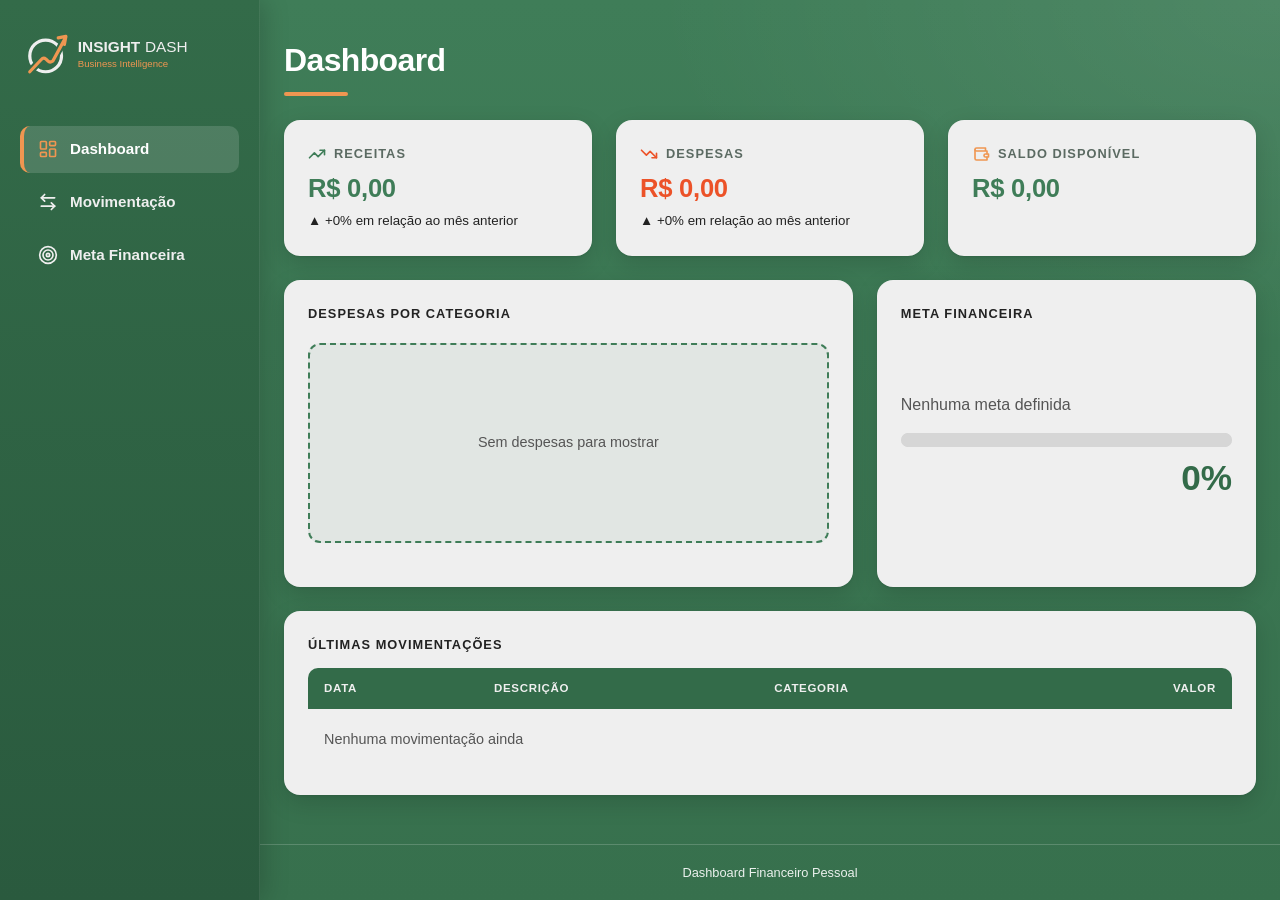
<file: index.html>
<!DOCTYPE html>
<html lang="pt-BR">
<head>
    <meta charset="UTF-8">
    <meta name="viewport" content="width=device-width, initial-scale=1.0">
    <link rel="icon" href="images/logo-icon.svg" type="image/logo-icon">
    <link rel="stylesheet" href="style.css">
    <title>Dashboard financeiro</title>
</head>
<body>
    <aside class="sidebar">
        <a href="index.html" class="logo">
            <img src="images/logo.svg" alt="Insight Dash - Business Intelligence" width="208" height="52">
        </a>

        <nav>
            <ul class="nav-bar">
                <li><a href="index.html" class="ativo">Dashboard</a></li>
                <li><a href="pages/movimentacao.html">Movimentação</a></li>
                <li><a href="pages/meta.html">Meta Financeira</a></li>
            </ul>
        </nav>
    </aside>

    <div class="conteudo">
        <main>
            <h1>Dashboard</h1>
            
            <div class="resumo">
                <article class="card-resumo receita">
                    <h2>Receitas</h2>
                    <p id="ganhos"></p>
                    <small id="var-receitas"></small>
                </article>
                <article class="card-resumo despesa">
                    <h2>Despesas</h2>
                    <p id="perdas"></p>
                    <small id="var-despesas"></small>
                </article>
                <article class="card-resumo saldo">
                    <h2>Saldo disponível</h2>
                    <p id="saldo"></p>
                </article>
            </div>

            <div class="painel">
                <section class="card-grafico">
                    <h2>Despesas por categoria</h2>
                    <div id="grafico" class="grafico" role="img" aria-label="Gráfico de despesas por categoria"></div>
                    <ul id="legenda-grafico" class="legenda-grafico"></ul>
                </section>

                <section class="card-meta">
                    <h2>Meta financeira</h2>
                    <div><span id="meta-status" class="selo"></span></div>
                    <p id="falta"></p>
                    <progress id="progresso" value="0" max="100"></progress>
                    <p id="porcentagem"></p>
                </section>
            </div>

            <section class="card-tabela">
                <h2>Últimas movimentações</h2>
                <div class="tabela-rolagem">
                    <table>
                        <thead>
                            <tr>
                                <th>Data</th>
                                <th>Descrição</th>
                                <th>Categoria</th>
                                <th class="col-valor">Valor</th>
                            </tr>
                        </thead>
                        <tbody id="lista-movimentacoes"></tbody>
                    </table>
                </div>
            </section>
        </main>

        <footer>
            <p>Dashboard Financeiro Pessoal</p>
        </footer>
    </div>

    <script src="script.js"></script>
</body>
</html>
</file>
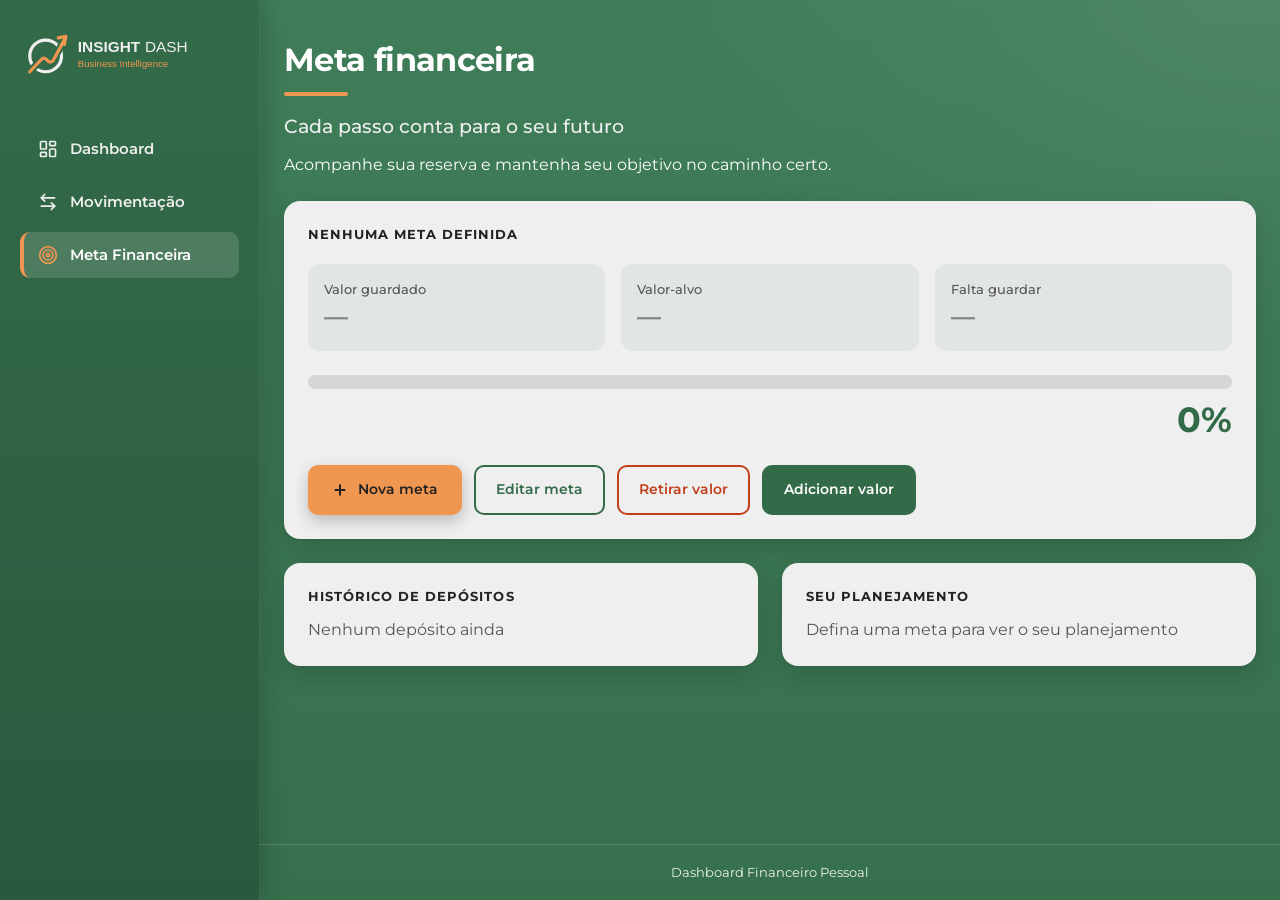
<file: pages/meta.html>
<!DOCTYPE html>
<html lang="pt-BR">
<head>
    <meta charset="UTF-8">
    <meta name="viewport" content="width=device-width, initial-scale=1.0">
    <link rel="icon" href="../images/logo-icon.svg" type="image/svg+xml">
    <meta name="theme-color" content="#3F7D58">
    <link rel="preconnect" href="https://fonts.googleapis.com">
    <link rel="preconnect" href="https://fonts.gstatic.com" crossorigin>
    <link href="https://fonts.googleapis.com/css2?family=Montserrat:wght@400;500;600;700&display=swap" rel="stylesheet">
    <link rel="stylesheet" href="../style.css">
    <title>Meta financeira</title>
</head>
<body>
    <aside class="sidebar">
        <a href="../index.html" class="logo">
            <img src="../images/logo.svg" alt="Insight Dash - Business Intelligence" width="208" height="52">
        </a>

        <nav>
            <ul class="nav-bar">
                <li><a href="../index.html">Dashboard</a></li>
                <li><a href="movimentacao.html">Movimentação</a></li>
                <li><a href="meta.html" class="ativo">Meta Financeira</a></li>
            </ul>
        </nav>
    </aside>

    <div class="conteudo">
        <main>
            <h1>Meta financeira</h1>
            <h2>Cada passo conta para o seu futuro</h2>
            <p>Acompanhe sua reserva e mantenha seu objetivo no caminho certo.</p>

            <section class="meta">
                <h2>Reserva de emergência</h2>
                <span id="meta-status" class="selo"></span>

                <div class="valores">
                    <div>
                        <p>Valor guardado</p>
                        <p class="valor" id="guardado"></p>
                    </div>
                    <div>
                        <p>Valor-alvo</p>
                        <p class="valor" id="alvo"></p>
                    </div>
                    <div>
                        <p>Falta guardar</p>
                        <p class="valor" id="falta"></p>
                    </div>
                </div>

                <progress id="progresso" value="0" max="100"></progress>
                <p id="porcentagem"></p>

                <div class="acoes">
                    <button type="button" id="btn-nmeta" class="btn-destaque" onclick="nova_meta.showModal()">Nova meta</button>
                    <button type="button" id="btn-editar" class="btn-secundario" onclick="editar_meta.showModal()">Editar meta</button>
                    <button type="button" id="btn-retirar" class="btn-perigo" onclick="retirar.showModal()">Retirar valor</button>
                    <button type="button" id="btn-adicionar" class="btn-primario" onclick="modal_adicionar_meta.showModal()">Adicionar valor</button>
                </div>

                <dialog id="nova_meta" class="modal modal-estreito">
                    <form method="dialog" id="form_nova_meta">
                        <div class="modal-cab">
                            <h2>Nova meta</h2>
                            <p>Tudo começa definindo um objetivo</p>
                        </div>

                        <div class="campos">
                            <div class="campo-largo">
                                <label for="criando_nova_meta">Nome da meta</label>
                                <input type="text" id="criando_nova_meta" name="nmeta" placeholder="ex: férias" required>
                            </div>

                            <div>
                                <label for="valor_da_nmeta">Valor alvo</label>
                                <input type="text" id="valor_da_nmeta" name="valor_nmeta" placeholder="R$0,00" required>
                            </div>

                            <div>
                                <label for="valor_inicial_nmeta" class="rotulo-linha">Valor inicial <span>Opcional</span></label>
                                <input type="text" id="valor_inicial_nmeta" name="inicio_nmeta" placeholder="R$0,00">
                            </div>

                            <div class="campo-largo">
                                <label for="prazo_nmeta" class="rotulo-linha">Prazo <span>Opcional</span></label>
                                <input type="date" id="prazo_nmeta" name="prazo_nmeta">
                            </div>
                        </div>

                        <div class="acoes">
                            <button type="button" class="btn-secundario" formnovalidate onclick="nova_meta.close()">Cancelar</button>
                            <button type="submit" class="btn-primario">Confirmar</button>
                        </div>
                    </form>
                </dialog>

                <dialog id="editar_meta" class="modal modal-estreito">
                    <form method="dialog" id="form_editar_meta">
                        <div class="modal-cab">
                            <h2>Editar meta</h2>
                            <p>As vezes o plano muda</p>
                        </div>

                        <div class="campos">
                            <div class="campo-largo">
                                <label for="meta_editar">Você está modificando a meta</label>
                                <select id="meta_editar" class="meta" name="meta_editar" required>
                                    <option value="" disabled selected>Selecione a meta</option>
                                </select>
                            </div>

                            <div class="campo-largo">
                                <label for="valor_da_meta">Novo valor alvo</label>
                                <input type="text" id="valor_da_meta" name="valor_da_meta" placeholder="R$0,00" required>
                            </div>
                        </div>

                        <div class="acoes">
                            <button type="button" class="btn-secundario" formnovalidate onclick="editar_meta.close()">Cancelar</button>
                            <button type="submit" class="btn-primario">Confirmar</button>
                        </div>
                    </form>
                </dialog>

                <dialog id="retirar" class="modal modal-estreito">
                    <form method="dialog" id="form_retirar">
                        <div class="modal-cab">
                            <h2>Remover valor da meta</h2>
                            <p>Alguns gastos são necessários</p>
                        </div>

                        <div class="campos">
                            <div class="campo-largo">
                                <label for="meta_retirar">Você está retirando da meta</label>
                                <select id="meta_retirar" name="meta_" class="meta" required>
                                    <option value="" disabled selected>Selecione a meta</option>
                                </select>
                            </div>

                            <div>
                                <label for="remover_valor">Remover valor</label>
                                <input type="text" id="remover_valor" name="remover_meta" placeholder="R$0,00" required>
                            </div>

                            <div>
                                <label for="data_retirada">Data da remoção</label>
                                <input type="date" id="data_retirada" name="data_retirada" required>
                            </div>
                        </div>

                        <div class="acoes">
                            <button type="button" class="btn-secundario" formnovalidate onclick="retirar.close()">Cancelar</button>
                            <button type="submit" class="btn-perigo-solido">Confirmar retirada</button>
                        </div>
                    </form>
                </dialog>
            </section>

            <div class="duplo">
                <aside>
                    <h2>Histórico de depósitos</h2>
                    <ul id="lista-depositos" class="lista"></ul>
                </aside>

                <aside>
                    <h2>Seu planejamento</h2>
                    <p id="planejamento"></p>
                </aside>
            </div>
        </main>

        <footer>
            <p>Dashboard Financeiro Pessoal</p>
        </footer>
    </div>

    <dialog id="modal_adicionar_meta" class="modal">
        <form id="form-adicionar-meta" method="dialog">
            <div class="modal-cab">
                <h2>Adicionar valor à meta</h2>
                <p>Guarde mais um pouco e aproxime sua reserva do objetivo.</p>
            </div>

            <div class="modal-corpo">
                <div class="campos">
                    <div class="campo-largo meta-alvo">
                        <p>Você está adicionando à meta</p>
                        <strong id="add-meta-nome">Reserva de emergência</strong>
                    </div>

                    <div>
                        <label for="add-valor">Valor a adicionar *</label>
                        <input type="number" id="add-valor" min="0.01" step="0.01" placeholder="0,00" required>
                        <small class="dica">Informe o valor que deseja guardar nesta contribuição.</small>
                    </div>

                    <div>
                        <label for="add-data">Data da contribuição *</label>
                        <input type="date" id="add-data" required>
                    </div>

                    <div class="campo-largo">
                        <label for="add-conta">Conta de origem *</label>
                        <select id="add-conta" required>
                            <option value="" disabled selected>Selecione a conta</option>
                            <option value="Conta principal">Conta principal</option>
                            <option value="Poupança">Poupança</option>
                            <option value="Carteira">Carteira</option>
                        </select>
                        <small class="dica">O valor será descontado do saldo desta conta.</small>
                    </div>

                    <div class="campo-largo">
                        <label for="add-descricao" class="rotulo-linha">Descrição <span>Opcional</span></label>
                        <input type="text" id="add-descricao" placeholder="Ex.: Valor extra guardado">
                    </div>
                </div>

                <aside class="resumo-mov" data-tipo="receita">
                    <h3 class="resumo-titulo">Resumo da contribuição</h3>

                    <span class="selo selo-confirmar">A confirmar</span>
                    <p class="resumo-valor" id="res-valor"></p>
                    <p class="resumo-desc" id="res-descricao"></p>

                    <dl class="resumo-lista">
                        <div><dt>Conta de origem</dt><dd id="res-conta"></dd></div>
                        <div><dt>Data</dt><dd id="res-data"></dd></div>
                    </dl>

                    <h4 class="resumo-subtitulo">Sua meta após confirmar</h4>
                    <dl class="resumo-lista resumo-lista-solta">
                        <div><dt>Guardado hoje</dt><dd id="res-guardado"></dd></div>
                        <div><dt>Novo valor guardado</dt><dd id="res-novo" class="destaque"></dd></div>
                    </dl>

                    <div class="resumo-progresso">
                        <div class="resumo-progresso-topo">
                            <strong id="res-pct"></strong>
                            <span id="res-pontos"></span>
                        </div>
                        <progress id="res-progresso" value="0" max="100"></progress>
                        <small id="res-detalhe"></small>
                    </div>

                    <dl class="resumo-lista resumo-lista-solta">
                        <div><dt>Faltará guardar</dt><dd id="res-falta"></dd></div>
                    </dl>

                    <p class="resumo-prazo" id="res-prazo"></p>
                    <p class="resumo-aviso" id="res-aviso" aria-live="polite"></p>
                </aside>
            </div>

            <div class="acoes acoes-rodape">
                <small>A contribuição ficará no histórico da meta.</small>
                <button type="button" id="btn-cancelar-meta" class="btn-secundario" onclick="modal_adicionar_meta.close()">Cancelar</button>
                <button type="submit" class="btn-primario">Confirmar contribuição</button>
            </div>
        </form>
    </dialog>

    <script src="../script.js"></script>
</body>
</html>
</file>
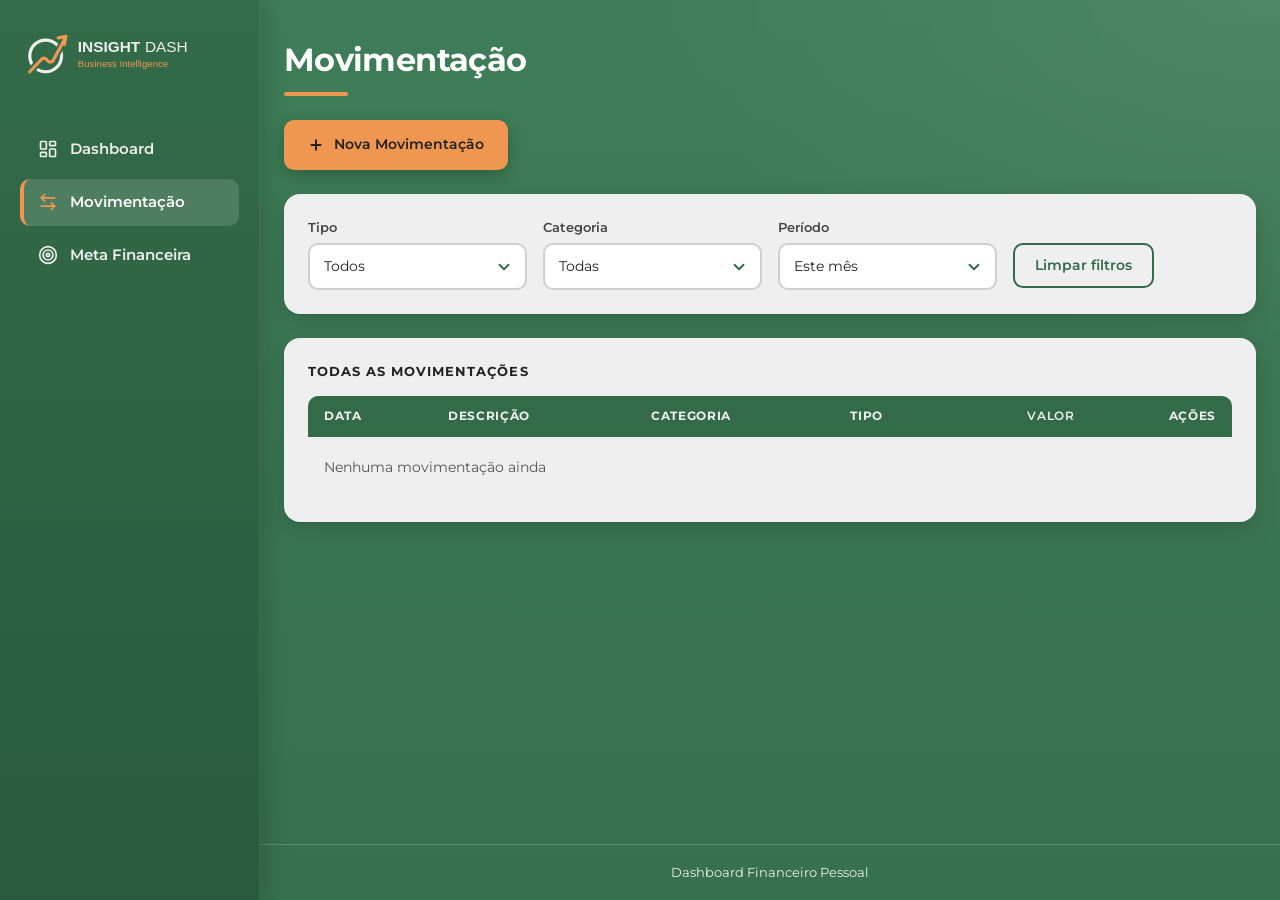
<file: pages/movimentacao.html>
<!DOCTYPE html>
<html lang="pt-BR">
<head>
    <meta charset="UTF-8">
    <meta name="viewport" content="width=device-width, initial-scale=1.0">
    <link rel="icon" href="../images/logo-icon.svg" type="image/svg+xml">
    <meta name="theme-color" content="#3F7D58">
    <link rel="preconnect" href="https://fonts.googleapis.com">
    <link rel="preconnect" href="https://fonts.gstatic.com" crossorigin>
    <link href="https://fonts.googleapis.com/css2?family=Montserrat:wght@400;500;600;700&display=swap" rel="stylesheet">
    <link rel="stylesheet" href="../style.css">
    <title>Movimentação</title>
</head>
<body>
    <aside class="sidebar">
        <a href="../index.html" class="logo">
            <img src="../images/logo.svg" alt="Insight Dash - Business Intelligence" width="208" height="52">
        </a>

        <nav>
            <ul class="nav-bar">
                <li><a href="../index.html">Dashboard</a></li>
                <li><a href="movimentacao.html" class="ativo">Movimentação</a></li>
                <li><a href="meta.html">Meta Financeira</a></li>
            </ul>
        </nav>
    </aside>

    <div class="conteudo">
        <main>
            <h1>Movimentação</h1>

            <section class="barra-acoes">
                <button type="button" id="btn-nova" class="btn-destaque">Nova Movimentação</button>
            </section>

            <section class="filtros">
                <div>
                    <label for="tipo">Tipo</label>
                    <select name="tipo" id="tipo">
                        <option value="" selected>Todos</option>
                        <option value="receita">Receita</option>
                        <option value="despesa">Despesa</option>
                    </select>
                </div>
                

                <div>
                    <label for="categoria">Categoria</label>
                    <select name="categoria" id="categoria">
                        <option value="" selected>Todas</option>
                        <option value="Alimentação">Alimentação</option>
                        <option value="Transporte">Transporte</option>
                        <option value="Moradia">Moradia</option>
                        <option value="Lazer">Lazer</option>
                        <option value="Saúde">Saúde</option>
                        <option value="Educação">Educação</option>
                        <option value="Outros">Outros</option>
                    </select>
                </div>

                <div>
                    <label for="periodo">Período</label>
                    <select name="periodo" id="periodo">
                        <option value="" disabled selected>Selecione o período</option>

                    </select>
                </div>

                <div>
                    <label aria-hidden="true">&nbsp;</label>
                    <button type="button" id="btn-limpar" class="btn-secundario">Limpar filtros</button>
                </div>
            </section>

            <section class="card-tabela">
                <h2>Todas as movimentações</h2>
                <div class="tabela-rolagem">
                    <table>
                        <thead>
                            <tr>
                                <th>Data</th>
                                <th>Descrição</th>
                                <th>Categoria</th>
                                <th>Tipo</th>
                                <th class="col-valor">Valor</th>
                                <th class="col-acoes">Ações</th>
                            </tr>
                        </thead>
                        <tbody id="lista-movimentacoes"></tbody>
                    </table>
                </div>
            </section>
        </main>

        <footer>
            <p>Dashboard Financeiro Pessoal</p>
        </footer>
    </div>

    <dialog id="modal-movimentacao" class="modal">
        <form id="form-movimentacao" method="dialog">
            <h2>Nova movimentação</h2>

            <div class="modal-corpo">
                <div class="campos">
                    <div>
                        <label for="mov-tipo">Tipo</label>
                        <select id="mov-tipo" required>
                            <option value="" disabled selected>Selecione o tipo</option>
                            <option value="receita">Receita</option>
                            <option value="despesa">Despesa</option>
                        </select>
                    </div>

                    <div>
                        <label for="mov-valor">Valor</label>
                        <input type="number" id="mov-valor" min="0.01" step="0.01" placeholder="0,00" required>
                    </div>

                    <div class="campo-largo">
                        <label for="mov-descricao">Descrição</label>
                        <input type="text" id="mov-descricao" placeholder="Ex.: Compras no supermercado" required>
                    </div>

                    <div>
                        <label for="mov-categoria">Categoria</label>
                        <select id="mov-categoria" required>
                            <option value="" disabled selected>Selecione a categoria</option>
                            <option value="Alimentação">Alimentação</option>
                            <option value="Transporte">Transporte</option>
                            <option value="Moradia">Moradia</option>
                            <option value="Lazer">Lazer</option>
                            <option value="Saúde">Saúde</option>
                            <option value="Educação">Educação</option>
                            <option value="Outros">Outros</option>
                        </select>
                    </div>

                    <div>
                        <label for="mov-data">Data</label>
                        <input type="date" id="mov-data" required>
                    </div>

                    <div>
                        <label for="conta-tipo">Conta</label>
                        <select id="conta-tipo" required>
                            <option value="" disabled selected>Selecione a conta</option>
                            <option value="Conta principal">Conta principal</option>
                            <option value="Poupança">Poupança</option>
                            <option value="Carteira">Carteira</option>
                        </select>
                    </div>

                    <div>
                        <label for="forma-pagamento">Pagamento</label>
                        <select id="forma-pagamento" required>
                            <option value="" disabled selected>Forma de pagamento</option>
                            <option value="Pix">Pix</option>
                            <option value="Dinheiro">Dinheiro</option>
                            <option value="Cartão de débito">Cartão de débito</option>
                            <option value="Cartão de crédito">Cartão de crédito</option>
                            <option value="Boleto">Boleto</option>
                        </select>
                    </div>

                    <div class="campo-largo">
                        <label for="mov-situacao">Situação</label>
                        <select id="mov-situacao" required>
                            <option value="pago" selected>Pago / recebido</option>
                            <option value="pendente">Pendente</option>
                        </select>
                    </div>
                </div>

                <aside class="resumo-mov">
                    <h3 class="resumo-titulo">Resumo da movimentação</h3>

                    <span class="selo selo-tipo" id="res-tipo"></span>
                    <p class="resumo-valor" id="res-valor"></p>
                    <p class="resumo-desc" id="res-descricao"></p>

                    <dl class="resumo-lista">
                        <div><dt>Data</dt><dd id="res-data"></dd></div>
                        <div><dt>Categoria</dt><dd id="res-categoria"></dd></div>
                        <div><dt>Conta</dt><dd id="res-conta"></dd></div>
                        <div><dt>Pagamento</dt><dd id="res-pagamento"></dd></div>
                        <div><dt>Situação</dt><dd><span class="selo selo-situacao" id="res-situacao"></span></dd></div>
                    </dl>

                    <p class="resumo-aviso" id="res-aviso" aria-live="polite"></p>
                </aside>
            </div>

            <div class="acoes">
                <button type="button" id="btn-cancelar" class="btn-secundario">Cancelar</button>
                <button type="submit" class="btn-primario">Salvar</button>
            </div>
        </form>
    </dialog>

    <script src="../script.js"></script>
</body>
</html>
</file>
<file: style.css>
/* ==========================================================
   Insight Dash - style.css
   Paleta: #3F7D58 verde | #EFEFEF cinza claro
           #EF9651 laranja | #EC5228 laranja avermelhado
   ========================================================== */

/* ícones do menu, dos cards e do botão (ficam na cor do texto onde são usados) */
:root {
  --ic-painel: url("data:image/svg+xml,<svg xmlns='http://www.w3.org/2000/svg' viewBox='0 0 24 24' fill='none' stroke='black' stroke-width='2' stroke-linecap='round' stroke-linejoin='round'><rect x='3' y='3' width='7' height='9' rx='1'/><rect x='14' y='3' width='7' height='5' rx='1'/><rect x='14' y='12' width='7' height='9' rx='1'/><rect x='3' y='16' width='7' height='5' rx='1'/></svg>");
  --ic-troca: url("data:image/svg+xml,<svg xmlns='http://www.w3.org/2000/svg' viewBox='0 0 24 24' fill='none' stroke='black' stroke-width='2' stroke-linecap='round' stroke-linejoin='round'><path d='M8 3 4 7l4 4'/><path d='M4 7h16'/><path d='m16 21 4-4-4-4'/><path d='M20 17H4'/></svg>");
  --ic-alvo: url("data:image/svg+xml,<svg xmlns='http://www.w3.org/2000/svg' viewBox='0 0 24 24' fill='none' stroke='black' stroke-width='2' stroke-linecap='round' stroke-linejoin='round'><circle cx='12' cy='12' r='10'/><circle cx='12' cy='12' r='6'/><circle cx='12' cy='12' r='2'/></svg>");
  --ic-subida: url("data:image/svg+xml,<svg xmlns='http://www.w3.org/2000/svg' viewBox='0 0 24 24' fill='none' stroke='black' stroke-width='2.2' stroke-linecap='round' stroke-linejoin='round'><polyline points='22 7 13.5 15.5 8.5 10.5 2 17'/><polyline points='16 7 22 7 22 13'/></svg>");
  --ic-descida: url("data:image/svg+xml,<svg xmlns='http://www.w3.org/2000/svg' viewBox='0 0 24 24' fill='none' stroke='black' stroke-width='2.2' stroke-linecap='round' stroke-linejoin='round'><polyline points='22 17 13.5 8.5 8.5 13.5 2 7'/><polyline points='16 17 22 17 22 11'/></svg>");
  --ic-carteira: url("data:image/svg+xml,<svg xmlns='http://www.w3.org/2000/svg' viewBox='0 0 24 24' fill='none' stroke='black' stroke-width='2.2' stroke-linecap='round' stroke-linejoin='round'><path d='M20 12V8H6a2 2 0 0 1-2-2c0-1.1.9-2 2-2h12v4'/><path d='M4 6v12c0 1.1.9 2 2 2h14v-4'/><path d='M18 12a2 2 0 0 0-2 2c0 1.1.9 2 2 2h4v-4h-4z'/></svg>");
  --ic-mais: url("data:image/svg+xml,<svg xmlns='http://www.w3.org/2000/svg' viewBox='0 0 24 24' fill='none' stroke='black' stroke-width='3' stroke-linecap='round'><path d='M12 5v14M5 12h14'/></svg>");
  --ic-recibo: url("data:image/svg+xml,<svg xmlns='http://www.w3.org/2000/svg' viewBox='0 0 24 24' fill='none' stroke='black' stroke-width='2' stroke-linecap='round' stroke-linejoin='round'><path d='M14 2H6a2 2 0 0 0-2 2v16a2 2 0 0 0 2 2h12a2 2 0 0 0 2-2V8z'/><path d='M14 2v6h6'/><path d='M16 13H8'/><path d='M16 17H8'/><path d='M10 9H8'/></svg>");
  --ic-seta-baixo: url("data:image/svg+xml,<svg xmlns='http://www.w3.org/2000/svg' viewBox='0 0 24 24' fill='none' stroke='black' stroke-width='2.6' stroke-linecap='round' stroke-linejoin='round'><path d='M17 7 7 17'/><path d='M17 17H7V7'/></svg>");
  --ic-seta-cima: url("data:image/svg+xml,<svg xmlns='http://www.w3.org/2000/svg' viewBox='0 0 24 24' fill='none' stroke='black' stroke-width='2.6' stroke-linecap='round' stroke-linejoin='round'><path d='M7 7h10v10'/><path d='M7 17 17 7'/></svg>");
  --ic-check: url("data:image/svg+xml,<svg xmlns='http://www.w3.org/2000/svg' viewBox='0 0 24 24' fill='none' stroke='black' stroke-width='3' stroke-linecap='round' stroke-linejoin='round'><path d='M20 6 9 17l-5-5'/></svg>");
  --ic-relogio: url("data:image/svg+xml,<svg xmlns='http://www.w3.org/2000/svg' viewBox='0 0 24 24' fill='none' stroke='black' stroke-width='2.6' stroke-linecap='round' stroke-linejoin='round'><circle cx='12' cy='12' r='10'/><polyline points='12 6 12 12 16 14'/></svg>");
  --ic-info: url("data:image/svg+xml,<svg xmlns='http://www.w3.org/2000/svg' viewBox='0 0 24 24' fill='none' stroke='black' stroke-width='2.2' stroke-linecap='round' stroke-linejoin='round'><circle cx='12' cy='12' r='10'/><path d='M12 16v-4'/><path d='M12 8h.01'/></svg>");
}

* {
  margin: 0;
  padding: 0;
  box-sizing: border-box;
}

body {
  margin: 0;
  min-height: 100vh;
  display: flex;
  flex-direction: row;
  background-color: #3F7D58;
  background-image:
    radial-gradient(900px 500px at 100% 0%, rgba(255, 255, 255, 0.08), transparent 70%),
    linear-gradient(180deg, #3F7D58 0%, #37704D 100%);
  background-repeat: no-repeat;
  color: #EFEFEF;
  font-family: "Montserrat", "Segoe UI", Roboto, Arial, sans-serif;
  line-height: 1.5; /* espaçamento das linhas */
  -webkit-font-smoothing: antialiased;
}

::selection {
  background: #EF9651;
  color: #222222;
}

a:focus-visible, button:focus-visible, select:focus-visible, input:focus-visible {
  outline: 3px solid #EF9651;
  outline-offset: 2px;
}

/* ---------- Barra lateral ---------- */
.sidebar {
  width: 260px;
  flex-shrink: 0;
  position: sticky;
  top: 0;
  align-self: flex-start;
  height: 100vh;
  overflow-y: auto;
  display: flex;
  flex-direction: column;
  padding: 28px 20px;
  background: linear-gradient(180deg, #336B49 0%, #2A5A3E 100%);
  border-right: 1px solid rgba(255, 255, 255, 0.08);
  box-shadow: 4px 0 24px rgba(0, 0, 0, 0.18);
}

.logo {
  display: block;
  padding: 0 4px;
}

.logo img {
  display: block;
  width: 100%;
  max-width: 200px;
  height: auto;
}

.sidebar nav {
  margin-top: 48px;
}

.nav-bar {
  display: flex;
  flex-direction: column;
  gap: 6px;
  list-style: none;
}

.nav-bar a {
  display: flex;
  align-items: center;
  gap: 12px;
  padding: 12px 14px;
  color: #EFEFEF;
  text-decoration: none;
  font-size: 0.95rem;
  font-weight: 600;
  border-left: 4px solid transparent;
  border-radius: 10px;
  transition: background 0.2s, color 0.2s, border-color 0.2s;
}

.nav-bar a::before, .card-resumo h2::before, .btn-destaque::before,
.resumo-titulo::before, .resumo-aviso::before, .selo::before, .modal-aviso::before {
  content: "";
  flex-shrink: 0;
  background: currentColor;
  -webkit-mask: var(--icone) center / contain no-repeat;
  mask: var(--icone) center / contain no-repeat;
}

.nav-bar a::before {
  width: 20px;
  height: 20px;
  transition: background 0.2s;
}

.nav-bar a[href$="index.html"] { --icone: var(--ic-painel); }
.nav-bar a[href$="movimentacao.html"] { --icone: var(--ic-troca); }
.nav-bar a[href$="meta.html"] { --icone: var(--ic-alvo); }

.nav-bar a:hover, .nav-bar a:focus-visible {
  background: rgba(255, 255, 255, 0.1);
  color: #FFFFFF;
}

.nav-bar a:hover::before, .nav-bar a.ativo::before {
  background: #EF9651;
}

.nav-bar a.ativo {
  background: rgba(255, 255, 255, 0.14);
  border-left-color: #EF9651;
  color: #FFFFFF;
}

/* ---------- Conteúdo ---------- */
.conteudo {
  flex: 1;
  min-width: 0;
  display: flex;
  flex-direction: column;
}

main {
  flex: 1;
  width: 100%;
  max-width: 1100px;
  margin: 0 auto;
  padding: 36px 24px 48px;
  display: flex;
  flex-direction: column;
  gap: 24px;
}

main > h1 {
  font-size: 2rem;
  font-weight: 700;
  letter-spacing: -0.02em;
  color: #FFFFFF;
}

main > h1::after {
  content: "";
  display: block;
  width: 64px;
  height: 4px;
  margin-top: 8px;
  border-radius: 2px;
  background: #EF9651;
}

main > p {
  color: #FFFFFF;
}

/* ---------- Cards ---------- */
main > section, .card-resumo, .card-grafico, .card-meta, .duplo > aside {
  background: #EFEFEF;
  color: #222222;
  border-radius: 16px;
  box-shadow: 0 1px 2px rgba(0, 0, 0, 0.08), 0 8px 24px rgba(0, 0, 0, 0.14);
}

main > section, .card-resumo, .card-grafico, .card-meta, .duplo > aside {
  padding: 24px;
}

main h2 {
  margin: 0 0 6px;
  font-size: 0.8rem;
  font-weight: 700;
  text-transform: uppercase;
  letter-spacing: 0.08em;
  color: #222222;
}

main > h2 {
  margin: -8px 0 -12px;
  font-size: 1.2rem;
  font-weight: 500;
  text-transform: none;
  letter-spacing: 0;
  color: #EFEFEF;
}

/* ---------- Resumo: receitas / despesas / saldo ---------- */
.resumo {
  display: grid;
  grid-template-columns: repeat(3, 1fr);
  gap: 24px;
}

.card-resumo {
  --cor: #3F7D58;
  --icone: var(--ic-subida);
  transition: transform 0.2s, box-shadow 0.2s;
}

.card-resumo.despesa {
  --cor: #EC5228;
  --icone: var(--ic-descida);
}

.card-resumo.saldo {
  --cor: #EF9651;
  --icone: var(--ic-carteira);
}

.card-resumo:hover {
  transform: translateY(-3px);
  box-shadow: 0 2px 4px rgba(0, 0, 0, 0.08), 0 14px 32px rgba(0, 0, 0, 0.2);
}

.card-resumo h2 {
  display: flex;
  align-items: center;
  gap: 8px;
  color: #5b6a62;
}

.card-resumo h2::before {
  width: 18px;
  height: 18px;
  background: var(--cor);
}

.card-resumo p {
  font-size: clamp(1.3rem, 1rem + 0.8vw, 1.6rem);
  font-weight: 700;
  letter-spacing: -0.01em;
  font-variant-numeric: tabular-nums;
  min-height: 1.5em;
  overflow-wrap: anywhere;
}

.card-resumo p:empty::before {
  content: "—";
  color: #8a8a8a;
}

#ganhos {
  color: #3F7D58;
}

#perdas {
  color: #EC5228;
}

#saldo.positivo {
  color: #3F7D58;
}

#saldo.negativo {
  color: #EC5228;
}

/* ---------- Gráfico + meta lado a lado ---------- */
.painel {
  display: grid;
  grid-template-columns: 3fr 2fr;
  gap: 24px;
}

.painel > section {
  min-width: 0;
}

/* ---------- Gráfico de despesas por categoria ---------- */
.grafico {
  display: flex;
  justify-content: center;
  margin: 20px 0;
}

.rosca {
  position: relative;
  width: 200px;
  height: 200px;
  border-radius: 50%;
  background: #d6d6d6;
  box-shadow: 0 6px 18px rgba(0, 0, 0, 0.15);
}

/* furo no meio da rosca */
.rosca::after {
  content: "";
  position: absolute;
  inset: 24%;
  border-radius: 50%;
  background: #EFEFEF;
  box-shadow: inset 0 2px 6px rgba(0, 0, 0, 0.12);
}

.grafico:empty {
  align-items: center;
  min-height: 200px;
  border: 2px dashed #3F7D58;
  border-radius: 12px;
  background: rgba(63, 125, 88, 0.08);
  color: #555555;
  font-size: 0.9rem;
}

.grafico:empty::before {
  content: "Sem despesas para mostrar";
}

.legenda-grafico {
  display: flex;
  flex-wrap: wrap;
  justify-content: center;
  gap: 8px 20px;
  list-style: none;
  font-size: 0.85rem;
}

.legenda-grafico li {
  display: flex;
  align-items: center;
  gap: 8px;
}

.legenda-grafico li::before {
  content: "";
  flex-shrink: 0;
  width: 12px;
  height: 12px;
  border-radius: 50%;
  background: var(--cor, #3F7D58);
}

.legenda-grafico li:nth-child(6n+1) { --cor: #3F7D58; }
.legenda-grafico li:nth-child(6n+2) { --cor: #EF9651; }
.legenda-grafico li:nth-child(6n+3) { --cor: #EC5228; }
.legenda-grafico li:nth-child(6n+4) { --cor: #25503A; }
.legenda-grafico li:nth-child(6n+5) { --cor: #7FB08F; }
.legenda-grafico li:nth-child(6n+6) { --cor: #F5C08F; }

/* ---------- Meta financeira (card do dashboard) ---------- */
/* o conteúdo da meta fica centralizado na altura do card */
.card-meta {
  display: flex;
  flex-direction: column;
}

.card-meta #falta {
  margin: auto 0 16px;
  font-size: 1rem;
  font-weight: 600;
}

.card-meta #falta:empty::before {
  content: "Nenhuma meta definida";
  font-weight: 400;
  color: #555555;
}

.card-meta #porcentagem, .meta #porcentagem {
  margin: 10px 0 auto;
  font-size: 2.2rem;
  font-weight: 700;
  line-height: 1.2;
  text-align: right;
  color: #336B49;
}

.card-meta #porcentagem:empty::before, .meta #porcentagem:empty::before {
  content: "0%";
}

/* barra de progresso */
progress {
  display: block;
  width: 100%;
  height: 14px;
  border: none;
  border-radius: 7px;
  overflow: hidden;
  -webkit-appearance: none;
  appearance: none;
  background: #d6d6d6;
}

progress::-webkit-progress-bar {
  background: #d6d6d6;
  border-radius: 7px;
}

progress::-webkit-progress-value {
  background: linear-gradient(90deg, #EF9651, #EC5228);
  border-radius: 7px;
  transition: width 0.4s;
}

progress::-moz-progress-bar {
  background: linear-gradient(90deg, #EF9651, #EC5228);
  border-radius: 7px;
}

progress.completa::-webkit-progress-value {
  background: #3F7D58;
}

progress.completa::-moz-progress-bar {
  background: #3F7D58;
}

/* ---------- Página Meta financeira ---------- */
/* três blocos: valor guardado, valor-alvo, falta guardar */
.valores {
  display: grid;
  grid-template-columns: repeat(auto-fit, minmax(180px, 1fr));
  gap: 16px;
  margin: 20px 0 24px;
}

.valores > div {
  padding: 16px;
  border-radius: 12px;
  background: rgba(63, 125, 88, 0.08);
}

.valores p:first-child {
  font-size: 0.8rem;
  font-weight: 500;
  color: #555555;
}

.valor {
  font-size: 1.5rem;
  font-weight: 700;
  letter-spacing: -0.01em;
  font-variant-numeric: tabular-nums;
  min-height: 1.5em;
  overflow-wrap: anywhere;
}

.valor:empty::before {
  content: "—";
  color: #8a8a8a;
}

#guardado {
  color: #3F7D58;
}

/* histórico de depósitos + planejamento lado a lado */
.duplo {
  display: grid;
  grid-template-columns: 1fr 1fr;
  gap: 24px;
}

.duplo > aside {
  min-width: 0;
}

.duplo h2 {
  margin-bottom: 12px;
}

.lista {
  list-style: none;
  font-variant-numeric: tabular-nums;
}

.lista li {
  display: flex;
  justify-content: space-between;
  gap: 12px;
  padding: 10px 0;
  border-bottom: 1px solid #d6d6d6;
}

.lista li:last-child {
  border-bottom: none;
}

.lista:empty::before {
  content: "Nenhum depósito ainda";
  color: #555555;
}

#planejamento:empty::before {
  content: "Defina uma meta para ver o seu planejamento";
  color: #555555;
}

/* ---------- Botões ---------- */
.acoes {
  display: flex;
  flex-wrap: wrap;
  gap: 12px;
  margin-top: 24px;
}

button {
  padding: 10px 20px;
  border: 2px solid transparent;
  border-radius: 10px;
  font: inherit;
  font-size: 0.9rem;
  font-weight: 600;
  cursor: pointer;
  transition: background 0.2s, color 0.2s, border-color 0.2s, transform 0.15s;
}

button:active {
  transform: translateY(1px);
}

.btn-primario {
  background: #336B49;
  color: #FFFFFF;
}

.btn-primario:hover {
  background: #EF9651;
  color: #222222;
}

.btn-secundario {
  background: transparent;
  border-color: #336B49;
  color: #336B49;
}

.btn-secundario:hover {
  background: #336B49;
  color: #FFFFFF;
}

.btn-perigo {
  background: transparent;
  border-color: #C13F1B;
  color: #C13F1B;
}

.btn-perigo:hover {
  background: #C13F1B;
  color: #FFFFFF;
}

.btn-destaque {
  display: inline-flex;
  align-items: center;
  gap: 10px;
  padding: 12px 22px;
  background: #EF9651;
  color: #222222;
  box-shadow: 0 6px 16px rgba(0, 0, 0, 0.22);
}

.btn-destaque::before {
  --icone: var(--ic-mais);
  width: 16px;
  height: 16px;
}

.btn-destaque:hover {
  background: #F4A867;
  transform: translateY(-2px);
}

/* botões pequenos dentro da tabela (Editar / Excluir) */
.btn-sm {
  padding: 5px 12px;
  border-width: 1.5px;
  border-radius: 8px;
  font-size: 0.78rem;
}

/* ---------- Formulários ---------- */
main > .barra-acoes {
  background: transparent;
  box-shadow: none;
  padding: 0;
}

label {
  display: block;
  margin-bottom: 6px;
  font-size: 0.8rem;
  font-weight: 600;
  color: #444444;
}

input[type="text"], input[type="number"], input[type="date"], select {
  width: 100%;
  padding: 11px 14px;
  border: 2px solid #cfcfcf;
  border-radius: 10px;
  background-color: #FFFFFF;
  color: #222222;
  font: inherit;
  font-size: 0.9rem;
  transition: border-color 0.2s, box-shadow 0.2s;
}

input:hover, select:hover {
  border-color: #3F7D58;
}

input:focus, select:focus {
  outline: none;
  border-color: #EF9651;
  box-shadow: 0 0 0 3px rgba(239, 150, 81, 0.35);
}

select {
  -webkit-appearance: none;
  appearance: none;
  padding-right: 40px;
  cursor: pointer;
  background-image: url("data:image/svg+xml,<svg xmlns='http://www.w3.org/2000/svg' viewBox='0 0 24 24' fill='none' stroke='%23336B49' stroke-width='2.5' stroke-linecap='round' stroke-linejoin='round'><path d='m6 9 6 6 6-6'/></svg>");
  background-repeat: no-repeat;
  background-position: right 12px center;
  background-size: 18px;
}

/* filtros da movimentação */
.filtros {
  display: grid;
  grid-template-columns: repeat(auto-fit, minmax(200px, 1fr));
  gap: 16px;
}

/* ---------- Tabela de movimentações ---------- */
.card-tabela h2 {
  margin-bottom: 14px;
}

.tabela-rolagem {
  overflow-x: auto;
  border-radius: 10px;
}

table {
  width: 100%;
  border-collapse: collapse;
  font-variant-numeric: tabular-nums;
}

thead {
  background: #336B49;
  color: #EFEFEF;
}

th, td {
  padding: 12px 16px;
  text-align: left;
}

th {
  font-size: 0.72rem;
  letter-spacing: 0.06em;
  text-transform: uppercase;
  white-space: nowrap;
}

td {
  font-size: 0.9rem;
}

tbody tr {
  transition: background 0.15s;
}

tbody tr:nth-child(even) {
  background: rgba(63, 125, 88, 0.08);
}

tbody tr:hover {
  background: rgba(239, 150, 81, 0.2);
}

.col-valor {
  text-align: right;
  white-space: nowrap;
  font-weight: 600;
}

td.receita {
  color: #2F6B47;
}

td.despesa {
  color: #C13F1B;
}

.col-acoes {
  text-align: right;
  white-space: nowrap;
}

.col-acoes button + button {
  margin-left: 6px;
}

.tabela-rolagem:has(tbody:empty)::after {
  content: "Nenhuma movimentação ainda";
  display: block;
  padding: 20px 16px;
  color: #555555;
  font-size: 0.9rem;
}

/* ---------- Janela "Nova movimentação" (dialog) ---------- */
.modal {
  margin: auto;
  width: min(860px, 94vw);
  max-height: 92vh;
  overflow-y: auto;
  padding: 0;
  border: none;
  border-radius: 16px;
  background: #EFEFEF;
  color: #222222;
  box-shadow: 0 20px 50px rgba(0, 0, 0, 0.35);
}

.modal[open] {
  animation: entrar 0.25s ease;
}

.modal::backdrop {
  background: rgba(0, 0, 0, 0.55);
}

.modal form {
  display: flex;
  flex-direction: column;
  gap: 20px;
  padding: 24px;
}

.modal h2 {
  font-size: 1.15rem;
  font-weight: 700;
  color: #222222;
}

.modal .acoes {
  justify-content: flex-end;
  margin-top: 0;
}

/* campos à esquerda, resumo à direita */
.modal-corpo {
  display: grid;
  grid-template-columns: 1fr 320px;
  gap: 24px;
  align-items: start;
}

.campos {
  display: grid;
  grid-template-columns: 1fr 1fr;
  gap: 16px;
}

.campo-largo {
  grid-column: 1 / -1;
}

/* ---------- Resumo da movimentação ---------- */
.resumo-mov {
  padding: 20px;
  border: 1px solid #d3d8d5;
  border-radius: 14px;
  background: rgba(63, 125, 88, 0.07);
}

.resumo-titulo {
  --icone: var(--ic-recibo);
  display: flex;
  align-items: center;
  gap: 10px;
  font-size: 1rem;
  font-weight: 700;
  color: #222222;
}

.resumo-titulo::before {
  width: 20px;
  height: 20px;
}

.selo {
  display: inline-flex;
  align-items: center;
  gap: 6px;
  padding: 3px 10px;
  border-radius: 999px;
  background: #dfe3e0;
  color: #555555;
  font-size: 0.75rem;
  font-weight: 600;
}

.selo::before {
  display: none;
  width: 12px;
  height: 12px;
}

.selo-tipo {
  margin-top: 14px;
}

.selo-tipo:empty::after {
  content: "Selecione o tipo";
  font-weight: 500;
}

.selo-situacao:empty {
  padding: 0;
  background: none;
}

.selo-situacao:empty::after {
  content: "—";
  font-weight: 400;
  color: #8a8a8a;
}

.resumo-mov[data-tipo="despesa"] .selo-tipo {
  --icone: var(--ic-seta-baixo);
  background: rgba(236, 82, 40, 0.16);
  color: #A8341A;
}

.resumo-mov[data-tipo="receita"] .selo-tipo {
  --icone: var(--ic-seta-cima);
  background: rgba(63, 125, 88, 0.2);
  color: #2F6B47;
}

.resumo-mov[data-situacao="pago"] .selo-situacao {
  --icone: var(--ic-check);
  background: rgba(63, 125, 88, 0.2);
  color: #2F6B47;
}

.resumo-mov[data-situacao="pendente"] .selo-situacao {
  --icone: var(--ic-relogio);
  background: rgba(239, 150, 81, 0.3);
  color: #7A410C;
}

.resumo-mov[data-tipo] .selo-tipo::before,
.resumo-mov[data-situacao] .selo-situacao::before {
  display: block;
}

.resumo-valor {
  margin-top: 10px;
  font-size: 2rem;
  font-weight: 700;
  letter-spacing: -0.02em;
  font-variant-numeric: tabular-nums;
  color: #8a8a8a;
  overflow-wrap: anywhere;
}

.resumo-valor:empty::before {
  content: "R$ 0,00";
}

.resumo-mov[data-tipo="despesa"] .resumo-valor {
  color: #A8341A;
}

.resumo-mov[data-tipo="receita"] .resumo-valor {
  color: #2F6B47;
}

.resumo-desc {
  margin-top: 4px;
  font-size: 0.95rem;
  overflow-wrap: anywhere;
}

.resumo-desc:empty::before {
  content: "Sem descrição";
  color: #777777;
}

.resumo-lista {
  display: flex;
  flex-direction: column;
  gap: 12px;
  margin-top: 16px;
  padding-top: 16px;
  border-top: 1px solid #d3d8d5;
  font-size: 0.85rem;
}

.resumo-lista > div {
  display: flex;
  justify-content: space-between;
  align-items: center;
  gap: 12px;
}

.resumo-lista dt {
  color: #555555;
}

.resumo-lista dd {
  font-weight: 600;
  text-align: right;
  overflow-wrap: anywhere;
}

.resumo-lista dd:empty::before {
  content: "—";
  font-weight: 400;
  color: #8a8a8a;
}

.resumo-aviso {
  --icone: var(--ic-info);
  display: flex;
  gap: 8px;
  margin-top: 16px;
  padding-top: 16px;
  border-top: 1px solid #d3d8d5;
  font-size: 0.78rem;
  line-height: 1.45;
  color: #555555;
}

.resumo-aviso::before {
  width: 16px;
  height: 16px;
  margin-top: 1px;
}

@media (max-width: 820px) {
  .modal-corpo {
    grid-template-columns: 1fr;
  }
}

@media (max-width: 480px) {
  .campos {
    grid-template-columns: 1fr;
  }

  .modal form {
    padding: 18px;
  }

  .modal .acoes button {
    flex: 1;
  }
}

/* ---------- Janela "Adicionar valor à meta" ---------- */
.modal-cab p {
  margin-top: 4px;
  font-size: 0.85rem;
  color: #555555;
}

.meta-alvo {
  --icone: var(--ic-alvo);
  display: grid;
  grid-template-columns: 36px 1fr;
  column-gap: 12px;
  align-items: center;
  padding-bottom: 16px;
  border-bottom: 1px solid #d3d8d5;
}

.meta-alvo::before {
  content: "";
  grid-row: 1 / 3;
  width: 36px;
  height: 36px;
  background: #2F6B47;
  -webkit-mask: var(--icone) center / 24px no-repeat;
  mask: var(--icone) center / 24px no-repeat;
}

.meta-alvo p {
  font-size: 0.75rem;
  color: #666666;
}

.meta-alvo strong {
  font-size: 1.1rem;
  color: #222222;
}

.dica {
  display: block;
  margin-top: 6px;
  font-size: 0.75rem;
  color: #666666;
}

.rotulo-linha {
  display: flex;
  justify-content: space-between;
}

.rotulo-linha span {
  font-weight: 400;
  font-size: 0.75rem;
  color: #777777;
}

.selo-confirmar {
  margin-top: 14px;
  background: rgba(63, 125, 88, 0.2);
  color: #2F6B47;
}

.resumo-subtitulo {
  margin-top: 16px;
  padding-top: 16px;
  border-top: 1px solid #d3d8d5;
  font-size: 0.9rem;
  font-weight: 700;
}

.resumo-lista-solta {
  margin-top: 12px;
  padding-top: 0;
  border-top: none;
}

.resumo-lista dd.destaque {
  color: #2F6B47;
}

.resumo-progresso {
  margin-top: 12px;
  font-size: 0.8rem;
}

.resumo-progresso-topo {
  display: flex;
  justify-content: space-between;
  gap: 8px;
  margin-bottom: 6px;
}

.resumo-progresso-topo strong {
  color: #2F6B47;
}

.resumo-progresso-topo span,
.resumo-progresso small {
  color: #666666;
}

.resumo-progresso progress {
  height: 10px;
}

.resumo-progresso small {
  display: block;
  margin-top: 6px;
  font-size: 0.75rem;
}

.resumo-prazo {
  margin-top: 16px;
  padding-top: 16px;
  border-top: 1px solid #d3d8d5;
  font-size: 0.8rem;
  color: #555555;
}

.resumo-prazo:empty {
  display: none;
}

.modal .acoes-rodape {
  align-items: center;
}

.acoes-rodape small {
  margin-right: auto;
  font-size: 0.78rem;
  color: #666666;
}

@media (max-width: 480px) {
  .acoes-rodape small {
    flex-basis: 100%;
  }
}

/* ---------- Janelas pequenas (Nova meta, Editar meta, Retirar valor) ---------- */
.modal-estreito {
  width: min(480px, 94vw);
}

.modal-aviso {
  --icone: var(--ic-info);
  display: flex;
  gap: 10px;
  padding: 12px 14px;
  border-radius: 10px;
  background: rgba(63, 125, 88, 0.1);
  color: #2F6B47;
  font-size: 0.8rem;
  line-height: 1.45;
}

.modal-aviso::before {
  width: 16px;
  height: 16px;
  margin-top: 1px;
}

.modal-aviso.perigo {
  background: rgba(236, 82, 40, 0.1);
  color: #A8341A;
}

.btn-perigo-solido {
  background: #C13F1B;
  border-color: #C13F1B;
  color: #FFFFFF;
}

.btn-perigo-solido:hover {
  background: #A8341A;
  border-color: #A8341A;
}

@media (max-width: 480px) {
  .modal-estreito .campos {
    grid-template-columns: 1fr;
  }
}

/* ---------- Rodapé ---------- */
footer {
  padding: 18px 20px;
  text-align: center;
  font-size: 0.8rem;
  color: rgba(255, 255, 255, 0.9);
  border-top: 1px solid rgba(255, 255, 255, 0.18);
}

/* ---------- Animação de entrada ---------- */
@keyframes entrar {
  from {
    opacity: 0;
    transform: translateY(10px);
  }
  to {
    opacity: 1;
    transform: none;
  }
}

main > * {
  animation: entrar 0.45s ease both;
}

main > *:nth-child(2) { animation-delay: 0.05s; }
main > *:nth-child(3) { animation-delay: 0.1s; }
main > *:nth-child(4) { animation-delay: 0.15s; }
main > *:nth-child(5) { animation-delay: 0.2s; }
main > *:nth-child(6) { animation-delay: 0.25s; }

@media (prefers-reduced-motion: reduce) {
  * {
    animation: none !important;
    transition: none !important;
  }
}

/* ---------- Responsivo ---------- */
@media (max-width: 1200px) {
  .resumo {
    grid-template-columns: repeat(2, 1fr);
  }

  .card-resumo.saldo {
    grid-column: 1 / -1;
  }
}

@media (max-width: 1000px) {
  .painel, .duplo {
    grid-template-columns: 1fr;
  }
}

@media (max-width: 768px) {
  body {
    flex-direction: column;
  }

  .sidebar {
    width: 100%;
    height: auto;
    position: static;
    align-self: auto;
    flex-direction: row;
    flex-wrap: wrap;
    align-items: center;
    gap: 12px 24px;
    padding: 16px 20px;
    border-right: none;
  }

  .logo img {
    max-width: 160px;
  }

  .sidebar nav {
    margin-top: 0;
  }

  .nav-bar {
    flex-direction: row;
    flex-wrap: wrap;
    gap: 4px;
  }

  .nav-bar a {
    gap: 8px;
    padding: 8px 10px;
    font-size: 0.82rem;
    border-left: none;
  }

  .nav-bar a::before {
    width: 16px;
    height: 16px;
  }
}

@media (max-width: 600px) {
  main {
    padding: 24px 16px 40px;
  }

  main > h1 {
    font-size: 1.6rem;
  }

  .resumo {
    grid-template-columns: 1fr;
  }

  main > section, .card-resumo, .card-grafico, .card-meta, .duplo > aside {
    padding: 18px;
  }

  main > .barra-acoes {
    padding: 0;
  }

  th, td {
    padding: 10px 5px;
    font-size: 0.72rem;
  }

  th {
    font-size: 0.65rem;
    letter-spacing: 0.03em;
  }

  td:first-child {
    white-space: nowrap;
  }

  .tabela-rolagem {
    background:
      linear-gradient(90deg, #EFEFEF 30%, rgba(239, 239, 239, 0)) left center / 28px 100% no-repeat local,
      linear-gradient(270deg, #EFEFEF 30%, rgba(239, 239, 239, 0)) right center / 28px 100% no-repeat local,
      radial-gradient(farthest-side at 0 50%, rgba(0, 0, 0, 0.22), rgba(0, 0, 0, 0)) left center / 10px 100% no-repeat scroll,
      radial-gradient(farthest-side at 100% 50%, rgba(0, 0, 0, 0.22), rgba(0, 0, 0, 0)) right center / 10px 100% no-repeat scroll;
  }
}

@media (max-width: 480px) {
  main {
    padding-left: 12px;
    padding-right: 12px;
  }

  .card-tabela {
    padding: 18px 10px;
  }

  .card-tabela h2 {
    margin-left: 8px;
  }

  .nav-bar {
    gap: 2px;
  }

  .nav-bar a {
    padding: 8px;
    font-size: 0.8rem;
  }

  .nav-bar a::before {
    display: none;
  }
}
</file>
